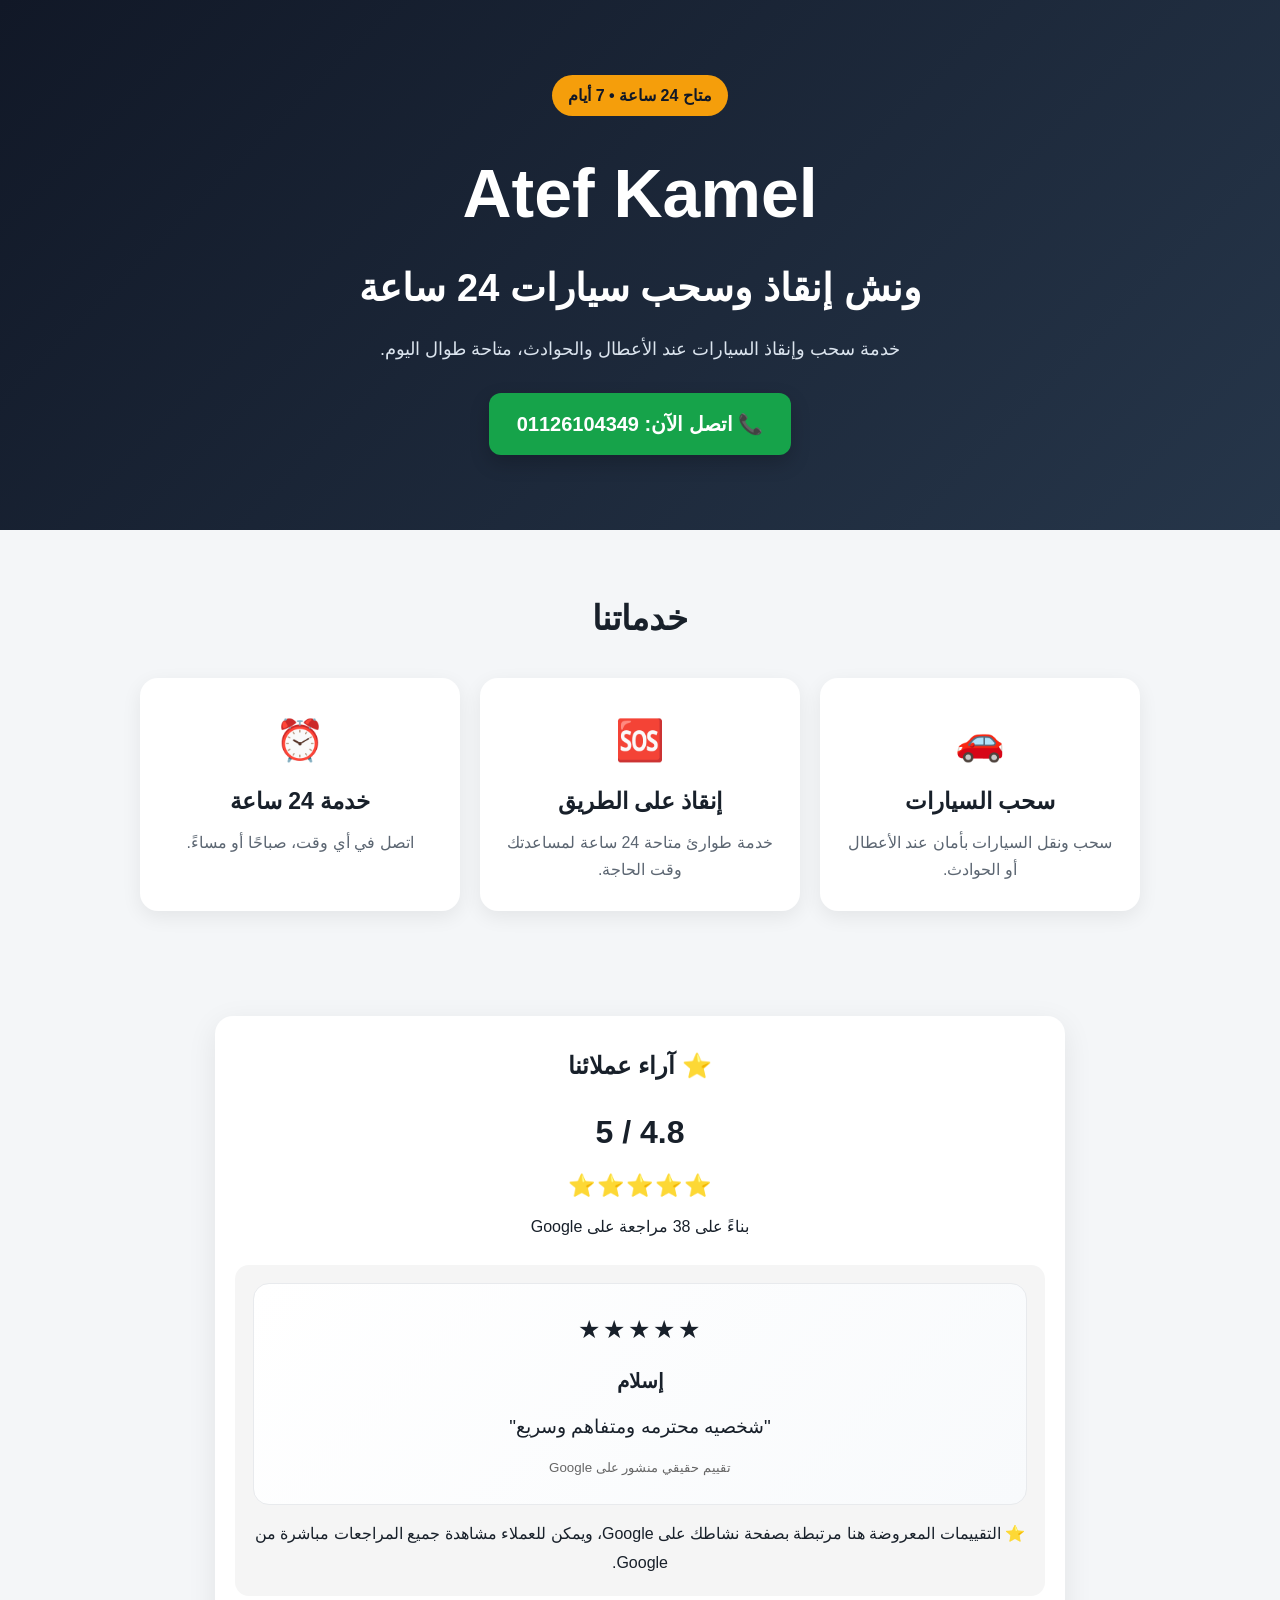
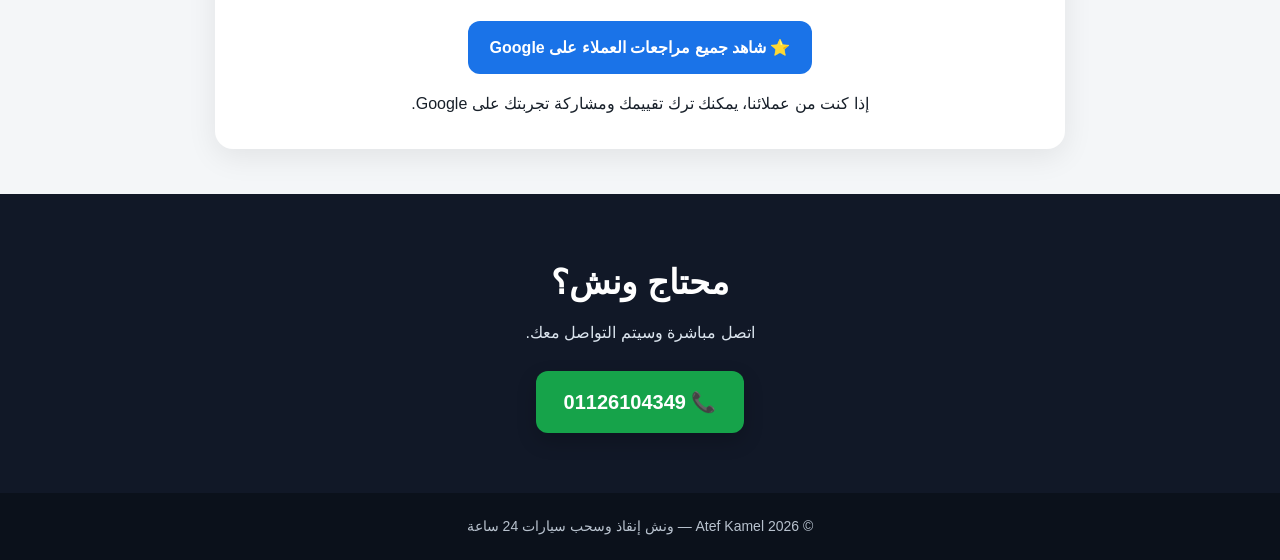
<file: index.html>
<!DOCTYPE html>
<html lang="ar" dir="rtl">
<head>
  <meta charset="UTF-8">
  <meta name="viewport" content="width=device-width, initial-scale=1.0">
  <title>Atef Kamel | ونش إنقاذ وسحب سيارات 24 ساعة</title>
  <meta name="description" content="عاطف كامل - ونش إنقاذ وسحب سيارات 24 ساعة. اتصل الآن على 01126104349.">
  <link rel="stylesheet" href="style.css">

  <style>
    .reviews { padding: 45px 20px; }
    .reviews-box {
      max-width: 850px;
      margin: auto;
      text-align: center;
      background: #fff;
      border-radius: 18px;
      padding: 30px 20px;
      box-shadow: 0 8px 30px rgba(0,0,0,.08);
    }
    .reviews-box h2 { margin-bottom: 18px; }
    .google-rating strong {
      display: block;
      font-size: 32px;
      margin-bottom: 8px;
    }
    .google-rating span {
      font-size: 22px;
      letter-spacing: 2px;
    }
    .google-rating p { margin-top: 8px; }
    .review-note {
      margin: 25px auto;
      padding: 18px;
      border-radius: 14px;
      background: #f5f5f5;
      line-height: 1.9;
    }

    .review-card {
      background: linear-gradient(135deg, #fff, #f8fafc);
      border: 1px solid #e8eaed;
      border-radius: 16px;
      padding: 22px 18px;
      margin-bottom: 15px;
    }
    .review-stars {
      font-size: 25px;
      letter-spacing: 3px;
      margin-bottom: 8px;
    }
    .review-card h3 {
      margin: 4px 0 10px;
      font-size: 20px;
    }
    .review-text {
      font-size: 19px;
      line-height: 1.8;
      margin: 8px 0;
    }
    .review-card small {
      color: #666;
    }
    .reviews-hint {
      margin: 10px 0 0;
      line-height: 1.8;
    }

    .google-reviews-btn {
      display: inline-block;
      padding: 13px 22px;
      border-radius: 12px;
      text-decoration: none;
      font-weight: 700;
      background: #1a73e8;
      color: #fff;
    }
  </style>


  <script type="application/ld+json">
  {
    "@context": "https://schema.org",
    "@type": "LocalBusiness",
    "name": "Atef Kamel",
    "description": "ونش إنقاذ وسحب سيارات 24 ساعة",
    "telephone": "+201126104349",
    "url": "https://ashk162002-crypto.github.io/My-website-/",
    "sameAs": [
      "https://maps.app.goo.gl/EWdKuuqgHaL7ckjt9?g_st=aw"
    ],
    "openingHours": "Mo-Su 00:00-23:59"
  }
  </script>

</head>
<body>
  <header class="hero">
    <div class="container">
      <div class="badge">متاح 24 ساعة • 7 أيام</div>
      <h1>Atef Kamel</h1>
      <h2>ونش إنقاذ وسحب سيارات 24 ساعة</h2>
      <p>خدمة سحب وإنقاذ السيارات عند الأعطال والحوادث، متاحة طوال اليوم.</p>
      <a class="call-btn" href="tel:01126104349">📞 اتصل الآن: 01126104349</a>
    </div>
  </header>

  <main>
    <section class="services container">
      <h2>خدماتنا</h2>
      <div class="cards">
        <article class="card"><span>🚗</span><h3>سحب السيارات</h3><p>سحب ونقل السيارات بأمان عند الأعطال أو الحوادث.</p></article>
        <article class="card"><span>🆘</span><h3>إنقاذ على الطريق</h3><p>خدمة طوارئ متاحة 24 ساعة لمساعدتك وقت الحاجة.</p></article>
        <article class="card"><span>⏰</span><h3>خدمة 24 ساعة</h3><p>اتصل في أي وقت، صباحًا أو مساءً.</p></article>
      </div>
    </section>


    <section class="reviews container">
      <div class="reviews-box">
        <h2>⭐ آراء عملائنا</h2>
        <div class="google-rating">
          <strong>4.8 / 5</strong>
          <span>⭐️⭐️⭐️⭐️⭐️</span>
          <p>بناءً على 38 مراجعة على Google</p>
        </div>

        <div class="review-note">
          <div class="review-card">
            <div class="review-stars">★★★★★</div>
            <h3>إسلام</h3>
            <p class="review-text">"شخصيه محترمه ومتفاهم وسريع"</p>
            <small>تقييم حقيقي منشور على Google</small>
          </div>
          <p class="reviews-hint">
            ⭐ التقييمات المعروضة هنا مرتبطة بصفحة نشاطك على Google، ويمكن للعملاء
            مشاهدة جميع المراجعات مباشرة من Google.
          </p>
        </div>

        <a class="google-reviews-btn"
           href="https://maps.app.goo.gl/EWdKuuqgHaL7ckjt9?g_st=aw"
           target="_blank" rel="noopener">
          ⭐ شاهد جميع مراجعات العملاء على Google
        </a>
        <p class="reviews-hint" style="margin-top:16px;">
          إذا كنت من عملائنا، يمكنك ترك تقييمك ومشاركة تجربتك على Google.
        </p>
      </div>
    </section>

    <section class="contact">
      <div class="container">
        <h2>محتاج ونش؟</h2>
        <p>اتصل مباشرة وسيتم التواصل معك.</p>
        <a class="call-btn" href="tel:01126104349">📞 01126104349</a>
      </div>
    </section>
  </main>

  <footer>
    <p>© 2026 Atef Kamel — ونش إنقاذ وسحب سيارات 24 ساعة</p>
  </footer>
</body>
</html>
</file>
<file: style.css>
*{box-sizing:border-box;margin:0;padding:0}
body{font-family:Arial,Tahoma,sans-serif;background:#f4f6f8;color:#18202a;line-height:1.7}
.container{width:min(92%,1000px);margin:auto}
.hero{background:linear-gradient(135deg,#111827,#26364a);color:#fff;text-align:center;padding:75px 20px}
.badge{display:inline-block;background:#f59e0b;color:#111827;font-weight:bold;padding:7px 16px;border-radius:30px;margin-bottom:20px}
.hero h1{font-size:clamp(38px,8vw,68px);margin-bottom:4px}
.hero h2{font-size:clamp(23px,5vw,38px);margin-bottom:14px}
.hero p{font-size:18px;color:#dbe4ee;margin-bottom:28px}
.call-btn{display:inline-block;background:#16a34a;color:#fff;text-decoration:none;font-weight:bold;font-size:20px;padding:14px 28px;border-radius:12px;box-shadow:0 8px 20px #0003}
.call-btn:hover{transform:translateY(-2px)}
.services{padding:60px 0;text-align:center}
.services>h2{font-size:34px;margin-bottom:30px}
.cards{display:grid;grid-template-columns:repeat(3,1fr);gap:20px}
.card{background:#fff;border-radius:18px;padding:28px 20px;box-shadow:0 6px 20px #00000012}
.card span{font-size:40px}
.card h3{font-size:23px;margin:8px 0}
.card p{color:#5c6672}
.contact{background:#111827;color:#fff;text-align:center;padding:60px 20px}
.contact h2{font-size:34px}
.contact p{margin:8px 0 24px;color:#dbe4ee}
footer{text-align:center;padding:22px;background:#0b111b;color:#b8c2ce;font-size:14px}
@media(max-width:700px){.hero{padding:55px 16px}.cards{grid-template-columns:1fr}.card{padding:24px}.hero p{font-size:16px}}
</file>
